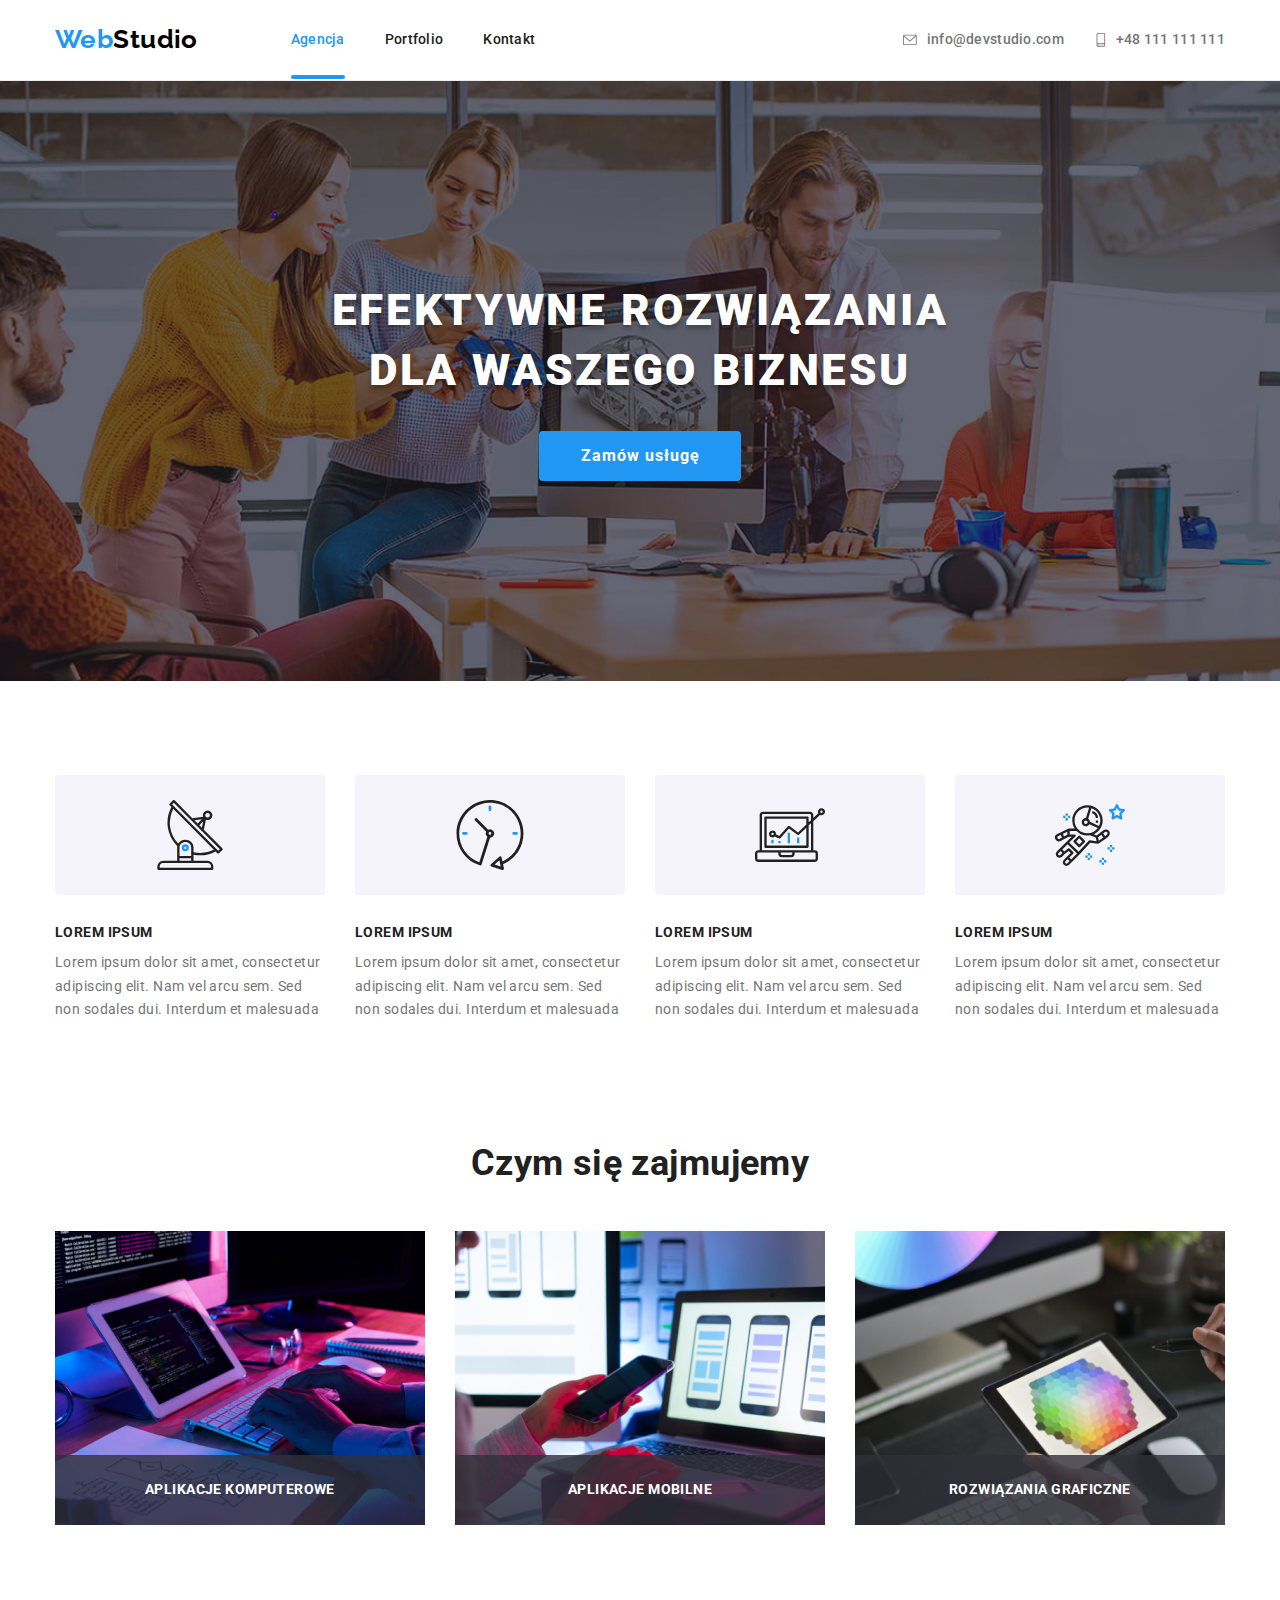
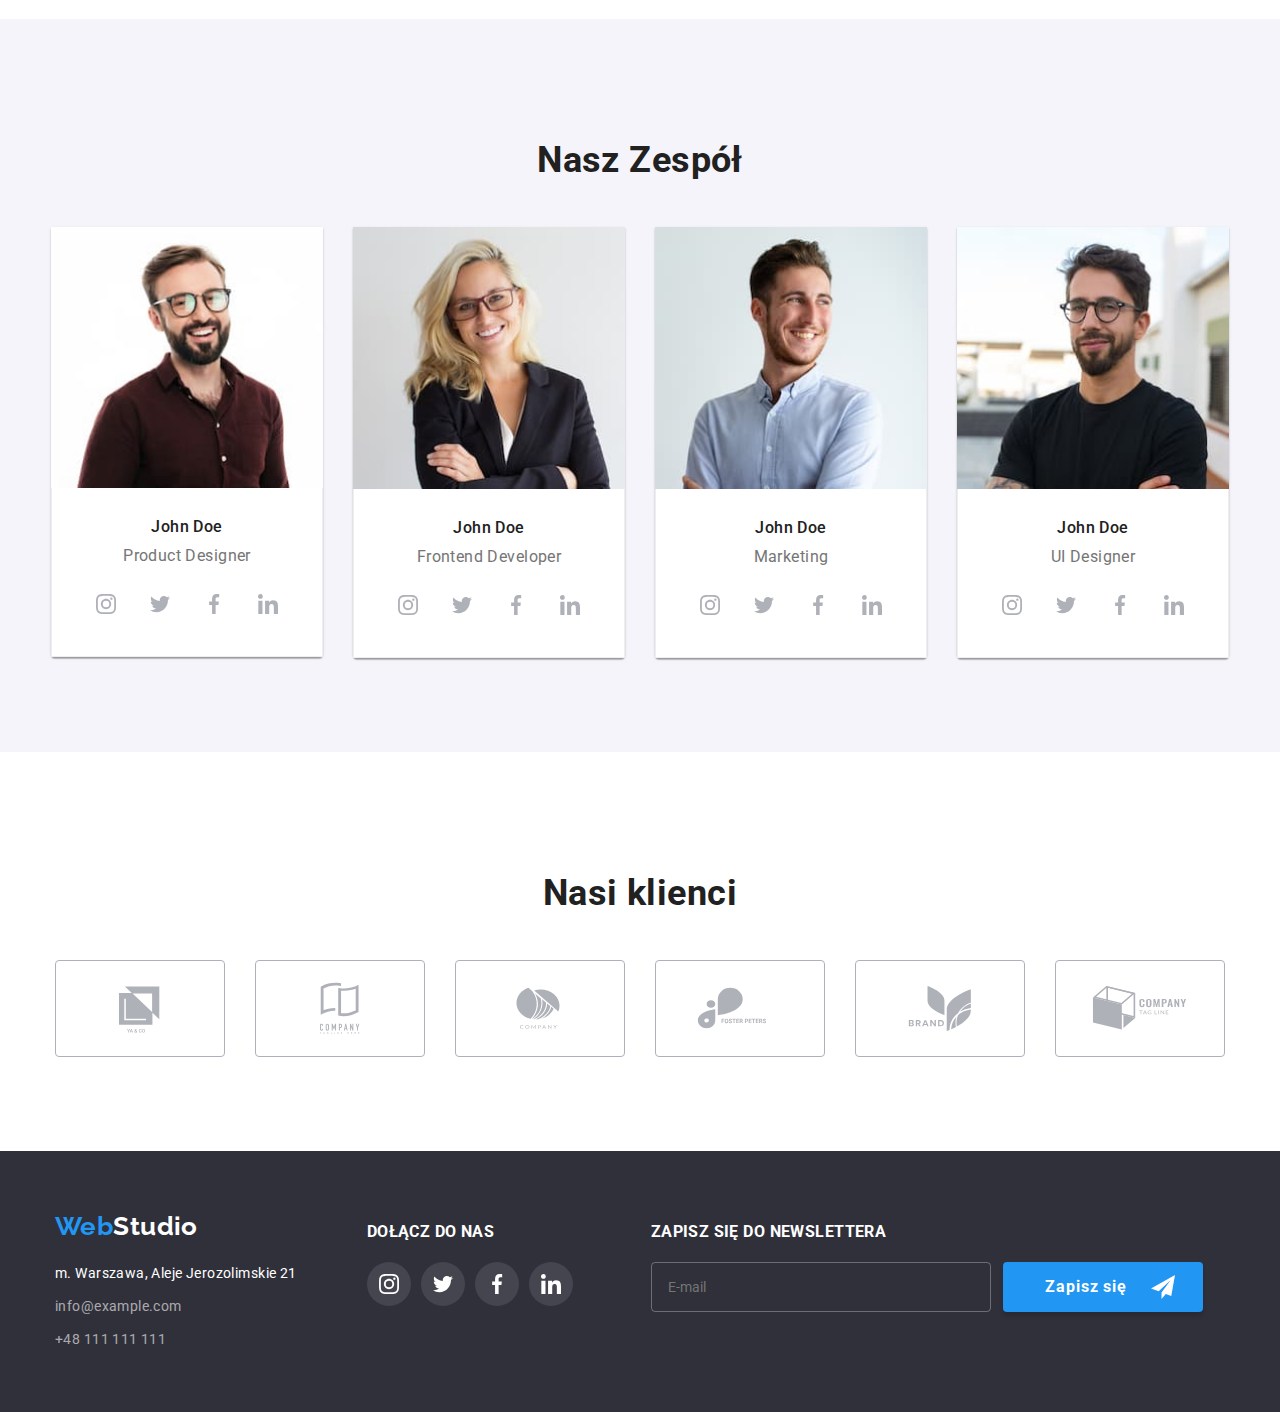
<file: index.html>
<!DOCTYPE html>
<html lang="pl">
  <head>
    <meta charset="UTF-8" />
    <meta http-equiv="X-UA-Compatible" content="IE=edge" />
    <meta name="viewport" content="width=device-width, initial-scale=1.0" />
    <title>WebStudio-main page</title>
    <link rel="preconnect" href="https://fonts.googleapis.com" />
    <link rel="preconnect" href="https://fonts.gstatic.com" crossorigin />
    <link
      rel="stylesheet"
      href="https://fonts.googleapis.com/css2?family=Raleway:wght@700&family=Roboto:wght@400;500;700;900&display=swap"
    />
    <link
      rel="stylesheet"
      href="https://cdnjs.cloudflare.com/ajax/libs/modern-normalize/1.0.0/modern-normalize.min.css"
    />
    <link rel="stylesheet" href="./css/main.min.css" />
  </head>
  <body>
    <!--HEADER-->
    <header class="header">
      <!--navigation-->
      <div class="container header__container">
        <a class="logo" lang="en" href="index.html">
          Web<span class="logo logo--black">Studio</span>
        </a>
        <nav class="header__nav">
          <ul class="header__nav-list">
            <li>
              <a
                class="header__nav-link header__nav-link--current"
                href="index.html"
                >Agencja</a
              >
            </li>
            <li>
              <a class="header__nav-link" href="portfolio.html">Portfolio</a>
            </li>
            <li>
              <a class="header__nav-link" href="./kontakt.html">Kontakt</a>
            </li>
          </ul>
        </nav>
        <!--address links-->
        <div class="header__contacts">
          <a class="header__contacts-item" href="mailto:info@devstudio.com"
            ><svg width="16" height="12">
              <use href="./images/icons.svg#icon-envelope"></use>
            </svg>
            info@devstudio.com</a
          >

          <a class="header__contacts-item" href="tel:+48 111 111 111"
            ><svg height="16" width="12">
              <use href="./images/icons.svg#icon-smartphone"></use>
            </svg>
            +48 111 111 111
          </a>
        </div>
      </div>
    </header>
    <main>
      <!--HERO-->
      <section class="section hero">
        <div class="container">
          <h1 class="hero__title">EFEKTYWNE ROZWIĄZANIA DLA WASZEGO BIZNESU</h1>
          <button class="hero__button modal-btn" type="button" data-modal-open>
            Zamów usługę
          </button>
        </div>
      </section>
      <!--Our Advantages SECTION-->
      <section class="section advantages">
        <div class="container">
          <ul class="advantages__list">
            <li class="advantages__item">
              <div class="advantages__icon-background">
                <svg width="70" height="70">
                  <use href="./images/icons.svg#icon-antenna-1"></use>
                </svg>
              </div>
              <h4 class="advantages__title">Lorem ipsum</h4>
              <p class="advantages__description">
                Lorem ipsum dolor sit amet, consectetur adipiscing elit. Nam vel
                arcu sem. Sed non sodales dui. Interdum et malesuada
              </p>
            </li>
            <li class="advantages__item">
              <div class="advantages__icon-background">
                <svg width="70" height="70">
                  <use href="./images/icons.svg#icon-clock-1"></use>
                </svg>
              </div>
              <h4 class="advantages__title">Lorem ipsum</h4>
              <p class="advantages__description">
                Lorem ipsum dolor sit amet, consectetur adipiscing elit. Nam vel
                arcu sem. Sed non sodales dui. Interdum et malesuada
              </p>
            </li>

            <li class="advantages__item">
              <div class="advantages__icon-background">
                <svg width="70" height="70">
                  <use href="./images/icons.svg#icon-diagram-1"></use>
                </svg>
              </div>
              <h4 class="advantages__title">Lorem ipsum</h4>
              <p class="advantages__description">
                Lorem ipsum dolor sit amet, consectetur adipiscing elit. Nam vel
                arcu sem. Sed non sodales dui. Interdum et malesuada
              </p>
            </li>
            <li class="advantages__item">
              <div class="advantages__icon-background">
                <svg width="70" height="70">
                  <use href="./images/icons.svg#icon-astronaut-1"></use>
                </svg>
              </div>
              <h4 class="advantages__title">Lorem ipsum</h4>
              <p class="advantages__description">
                Lorem ipsum dolor sit amet, consectetur adipiscing elit. Nam vel
                arcu sem. Sed non sodales dui. Interdum et malesuada
              </p>
            </li>
          </ul>
        </div>
      </section>
      <!--WHAT WE DO SECTION-->
      <section class="section services">
        <div class="container">
          <h2 class="section-title">Czym się zajmujemy</h2>
          <ul class="services__list">
            <li class="services__item">
              <img
                class="services__image"
                src="images/we-do1.jpg"
                alt="picture of a computer"
                width="370"
                height="294"
              />
              <div class="services__overlay">
                <p class="services__description">aplikacje komputerowe</p>
              </div>
            </li>
            <li class="services__item">
              <img
                class="services__image"
                src="images/we-do2.jpg"
                alt="picture of a smartphone"
                width="370"
                height="294"
              />
              <div class="services__overlay">
                <p class="services__description">aplikacje mobilne</p>
              </div>
            </li>
            <li class="services__item">
              <img
                class="services__image"
                src="images/we-do3.jpg"
                alt="picture of a tablet"
                width="370"
                height="294"
              />
              <div class="services__overlay">
                <p class="services__description">rozwiązania graficzne</p>
              </div>
            </li>
          </ul>
        </div>
      </section>
      <!--Our team-->
      <section class="section team">
        <div class="container">
          <h2 class="section-title">Nasz Zespół</h2>
          <ul class="team__box">
            <li>
              <figure class="team__card">
                <img
                  src="images/team1.jpg"
                  alt="picture of John Doe"
                  width="270"
                  height="260"
                />
                <figcaption class="team__card-subtitles">
                  <h3 class="team__card-title">John Doe</h3>
                  <p class="team__card-description" lang="en">
                    Product Designer
                  </p>
                  <ul class="social-icons">
                    <li>
                      <a href="#" class="social-icons__item">
                        <svg width="20px" height="20px">
                          <use href="./images/icons.svg#icon-instagram-2"></use>
                        </svg>
                      </a>
                    </li>
                    <li>
                      <a href="#" class="social-icons__item">
                        <svg width="20px" height="20px">
                          <use href="./images/icons.svg#icon-twitter-1"></use>
                        </svg>
                      </a>
                    </li>
                    <li>
                      <a href="#" class="social-icons__item">
                        <svg width="20px" height="20px">
                          <use href="./images/icons.svg#icon-facebook-1"></use>
                        </svg>
                      </a>
                    </li>
                    <li>
                      <a href="#" class="social-icons__item">
                        <svg width="20px" height="20px">
                          <use href="./images/icons.svg#icon-linkedin-1"></use>
                        </svg>
                      </a>
                    </li>
                  </ul>
                </figcaption>
              </figure>
            </li>
            <li>
              <figure class="team__card">
                <img
                  src="images/team2.jpg"
                  alt="picture of John Doe"
                  width="270"
                  height="260"
                />
                <figcaption class="team__card-subtitles">
                  <h3 class="team__card-title">John Doe</h3>
                  <p class="team__card-description" lang="en">
                    Frontend Developer
                  </p>
                  <ul class="social-icons">
                    <li>
                      <a href="#" class="social-icons__item">
                        <svg width="20px" height="20px">
                          <use href="./images/icons.svg#icon-instagram-2"></use>
                        </svg>
                      </a>
                    </li>
                    <li>
                      <a href="#" class="social-icons__item">
                        <svg width="20px" height="20px">
                          <use href="./images/icons.svg#icon-twitter-1"></use>
                        </svg>
                      </a>
                    </li>
                    <li>
                      <a href="#" class="social-icons__item">
                        <svg width="20px" height="20px">
                          <use href="./images/icons.svg#icon-facebook-1"></use>
                        </svg>
                      </a>
                    </li>
                    <li>
                      <a href="#" class="social-icons__item">
                        <svg width="20px" height="20px">
                          <use href="./images/icons.svg#icon-linkedin-1"></use>
                        </svg>
                      </a>
                    </li>
                  </ul>
                </figcaption>
              </figure>
            </li>
            <li>
              <figure class="team__card">
                <img
                  src="images/team3.jpg"
                  alt="picture of John Doe"
                  width="270"
                  height="260"
                />
                <figcaption class="team__card-subtitles">
                  <h3 class="team__card-title">John Doe</h3>
                  <p class="team__card-description" lang="en">Marketing</p>
                  <ul class="social-icons">
                    <li>
                      <a href="#" class="social-icons__item">
                        <svg width="20px" height="20px">
                          <use href="./images/icons.svg#icon-instagram-2"></use>
                        </svg>
                      </a>
                    </li>
                    <li>
                      <a href="#" class="social-icons__item">
                        <svg width="20px" height="20px">
                          <use href="./images/icons.svg#icon-twitter-1"></use>
                        </svg>
                      </a>
                    </li>
                    <li>
                      <a href="#" class="social-icons__item">
                        <svg width="20px" height="20px">
                          <use href="./images/icons.svg#icon-facebook-1"></use>
                        </svg>
                      </a>
                    </li>
                    <li>
                      <a href="#" class="social-icons__item">
                        <svg width="20px" height="20px">
                          <use href="./images/icons.svg#icon-linkedin-1"></use>
                        </svg>
                      </a>
                    </li>
                  </ul>
                </figcaption>
              </figure>
            </li>
            <li>
              <figure class="team__card">
                <img
                  src="images/team4.jpg"
                  alt="picture of John Doe"
                  width="270"
                  height="260"
                />
                <figcaption class="team__card-subtitles">
                  <h3 class="team__card-title">John Doe</h3>
                  <p class="team__card-description" lang="en">UI Designer</p>
                  <ul class="social-icons">
                    <li>
                      <a href="#" class="social-icons__item">
                        <svg width="20px" height="20px">
                          <use href="./images/icons.svg#icon-instagram-2"></use>
                        </svg>
                      </a>
                    </li>
                    <li>
                      <a href="#" class="social-icons__item">
                        <svg width="20px" height="20px">
                          <use href="./images/icons.svg#icon-twitter-1"></use>
                        </svg>
                      </a>
                    </li>
                    <li>
                      <a href="#" class="social-icons__item">
                        <svg width="20px" height="20px">
                          <use href="./images/icons.svg#icon-facebook-1"></use>
                        </svg>
                      </a>
                    </li>
                    <li>
                      <a href="#" class="social-icons__item">
                        <svg width="20px" height="20px">
                          <use href="./images/icons.svg#icon-linkedin-1"></use>
                        </svg>
                      </a>
                    </li>
                  </ul>
                </figcaption>
              </figure>
            </li>
          </ul>
        </div>
      </section>
      <!--Our Clients SECTION-->
      <section class="section">
        <div class="container">
          <div class="clients">
            <h2 class="section-title">Nasi klienci</h2>
            <ul class="clients__list">
              <li class="clients__list-item" tabindex="0">
                <svg width="106" height="60" class="clients__icon-class">
                  <use href="./images/icons.svg#icon-Logo"></use>
                </svg>
              </li>
              <li class="clients__list-item" tabindex="0">
                <svg width="106" height="60" class="clients__icon-class">
                  <use href="./images/icons.svg#icon-Logo-1"></use>
                </svg>
              </li>
              <li class="clients__list-item" tabindex="0">
                <svg width="106" height="60" class="clients__icon-class">
                  <use href="./images/icons.svg#icon-Logo-2"></use>
                </svg>
              </li>
              <li class="clients__list-item" tabindex="0">
                <svg width="106" height="60" class="clients__icon-class">
                  <use href="./images/icons.svg#icon-Logo-3"></use>
                </svg>
              </li>
              <li class="clients__list-item" tabindex="0">
                <svg width="106" height="60" class="clients__icon-class">
                  <use href="./images/icons.svg#icon-Logo-4"></use>
                </svg>
              </li>
              <li class="clients__list-item" tabindex="0">
                <svg width="106" height="60" class="clients__icon-class">
                  <use href="./images/icons.svg#icon-Logo-5"></use>
                </svg>
              </li>
            </ul>
          </div>
        </div>
      </section>
    </main>
    <!--footer-->
    <footer class="footer">
      <div class="container footer__container">
        <div class="footer__wrapper">
          <div class="footer__box-address">
            <a class="logo" lang="en" href="./index.html">
              Web<span class="logo logo--white">Studio</span>
            </a>
            <address class="footer__contacts">
              <a
                class="footer__link footer__address"
                href="https://goo.gl/maps/8ydLcW47Usqxv79E8"
                target="_blank"
              >
                m. Warszawa, Aleje Jerozolimskie 21</a
              >

              <a class="footer__link" href="mailto:info@example.com">
                info@example.com</a
              >

              <a class="footer__link" href="tel:+48111111111">
                +48 111 111 111</a
              >
            </address>
          </div>
          <div class="footer__socials">
            <h3 class="footer__title">dołącz do nas</h3>
            <ul class="social-icons">
              <li>
                <a
                  href="#"
                  class="social-icons__item social-icons__item--footer"
                >
                  <svg width="20px" height="20px" class="social-icons__flex">
                    <use href="./images/icons.svg#icon-instagram-2"></use>
                  </svg>
                </a>
              </li>
              <li>
                <a
                  href="#"
                  class="social-icons__item social-icons__item--footer"
                >
                  <svg width="20px" height="20px" class="social-icons__flex">
                    <use href="./images/icons.svg#icon-twitter-1"></use>
                  </svg>
                </a>
              </li>
              <li>
                <a
                  href="#"
                  class="social-icons__item social-icons__item--footer"
                >
                  <svg width="20px" height="20px" class="social-icons__flex">
                    <use href="./images/icons.svg#icon-facebook-1"></use>
                  </svg>
                </a>
              </li>
              <li>
                <a
                  href="#"
                  class="social-icons__item social-icons__item--footer"
                >
                  <svg width="20px" height="20px" class="social-icons__flex">
                    <use href="./images/icons.svg#icon-linkedin-1"></use>
                  </svg>
                </a>
              </li>
            </ul>
          </div>
        </div>
        <!--FOOTER SIGN UP -->
        <div class="footer__signup">
          <h3 class="footer__title">Zapisz się do newslettera</h3>

          <form class="signup">
            <input
              class="signup__input"
              type="email"
              name="signup-email"
              placeholder="E-mail"
            />
            <button type="submit" class="signup__button">
              Zapisz się
              <svg width="24px" height="24px" class="signup__icon">
                <use href="./images/icons.svg#icon-send"></use>
              </svg>
            </button>
          </form>
        </div>
      </div>
    </footer>

    <!--MODAL FORM-->

    <div class="backdrop is-hidden" data-modal>
      <div class="modal">
        <button type="button" class="close-btn" data-modal-close>X</button>

        <form class="form">
          <p class="form__title">Zostaw swoje dane w formularzu poniżej</p>
          <div class="form__field">
            <label class="form__label" for="name">Imię</label>
            <div class="form__icon-position">
              <input
                class="form__input"
                type="text"
                name="user-name"
                id="name"
              />
              <svg class="form__icon">
                <use href="./images/icons.svg#icon-person"></use>
              </svg>
            </div>
          </div>

          <div class="form__field">
            <label class="form__label" for="tel">Тelefon</label>
            <div class="form__icon-position">
              <input class="form__input" type="tel" name="tel" id="tel" />
              <svg class="form__icon">
                <use href="./images/icons.svg#icon-phone"></use>
              </svg>
            </div>
          </div>

          <div class="form__field">
            <label class="form__label" for="email">Email</label>
            <div class="form__icon-position">
              <input class="form__input" type="email" name="email" id="email" />
              <svg class="form__icon">
                <use href="./images/icons.svg#icon-email"></use>
              </svg>
            </div>
          </div>

          <div class="form__field">
            <label class="form__label" for="comment">Komentarz</label>
            <textarea
              class="form__comment"
              name="comment"
              id="comment"
              rows="10"
              placeholder="Wprowadź tekst"
            ></textarea>
          </div>

          <label class="form__checkbox-label">
            <input
              class="form__checkbox-hidden"
              type="checkbox"
              name="policy"
            />
            <span class="form__checkbox-custom">
              <svg class="form__checkbox-icon" width="16" height="16">
                <use href="./images/icons.svg#icon-check"></use>
              </svg>
            </span>
            Oświadczam, iż akceptuję
            <a href="" class="form__policy-link">Regulamin </a> &nbsp;i
            <a href="" class="form__policy-link"> Politykę Prywatności</a>.
          </label>

          <button class="form__button" type="submit">Wyślij</button>
        </form>
      </div>
    </div>
    <script src="./modal.js"></script>
  </body>
</html>
</file>
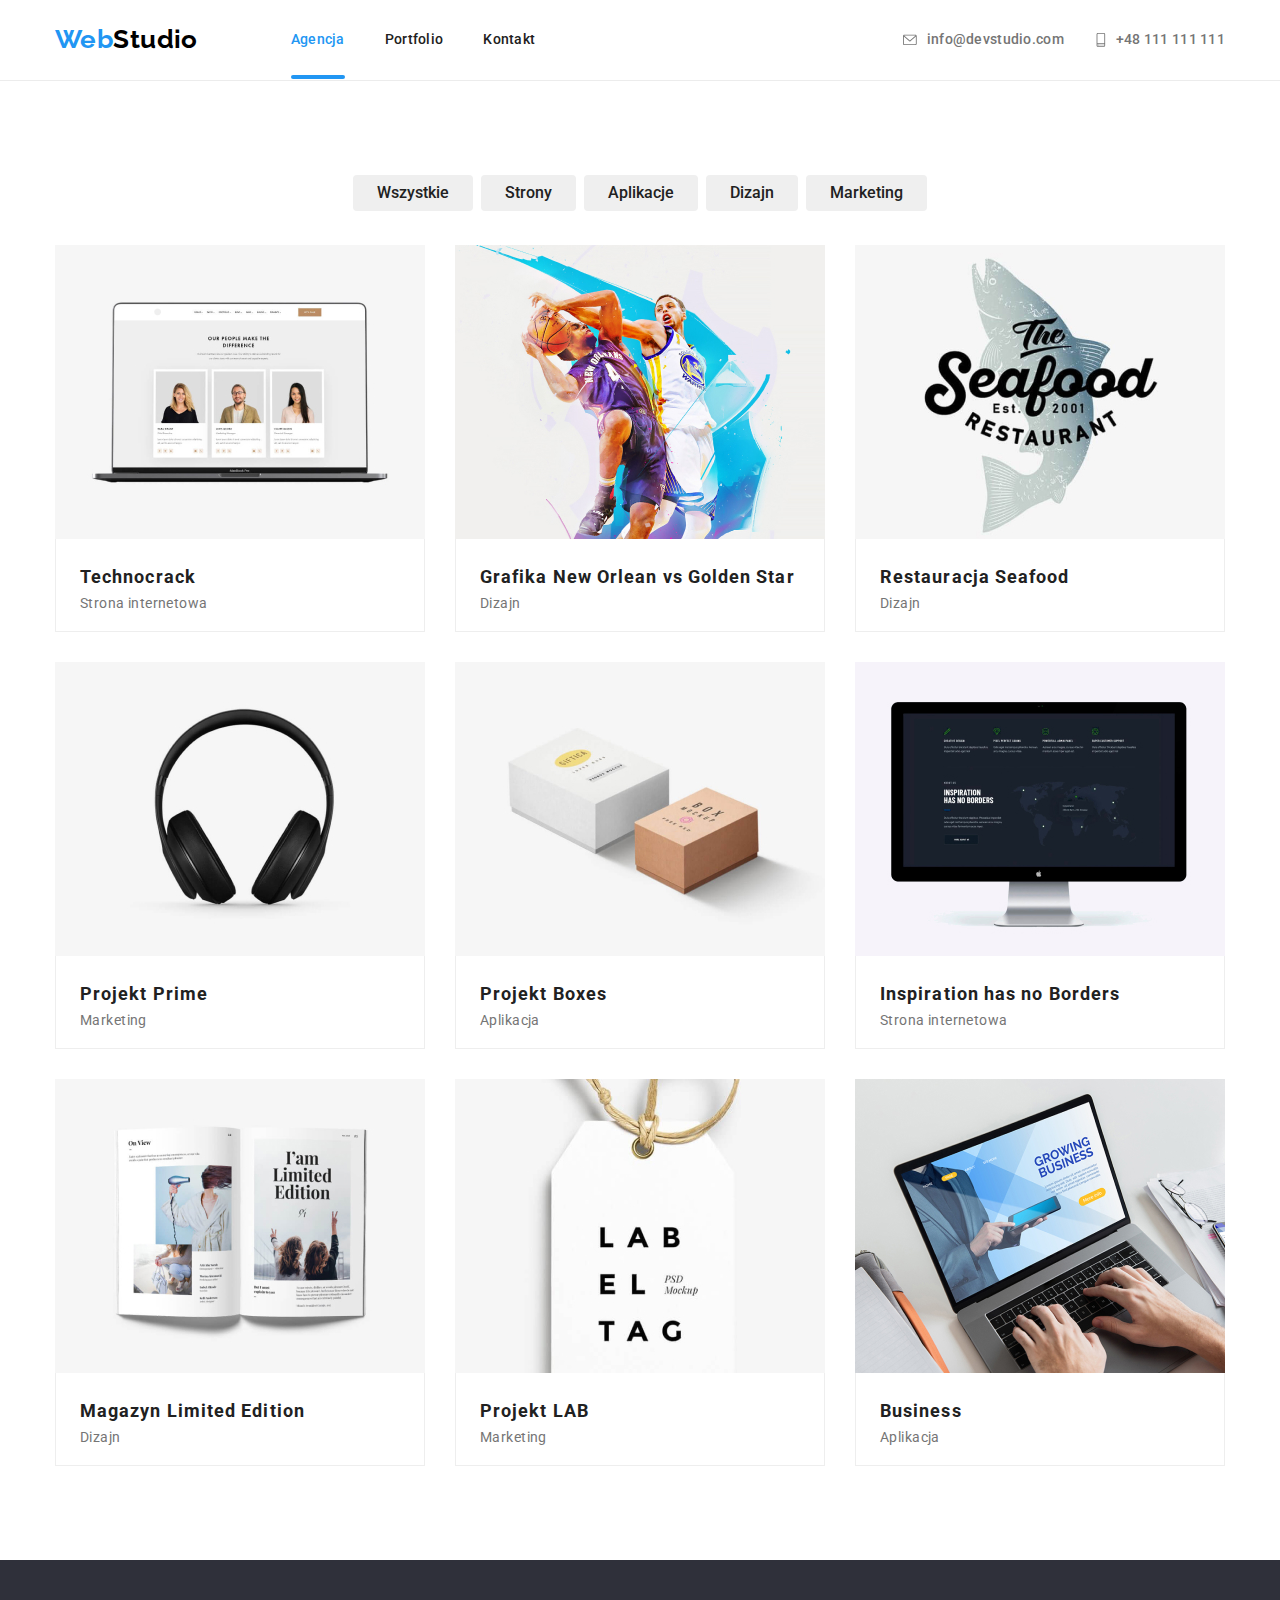
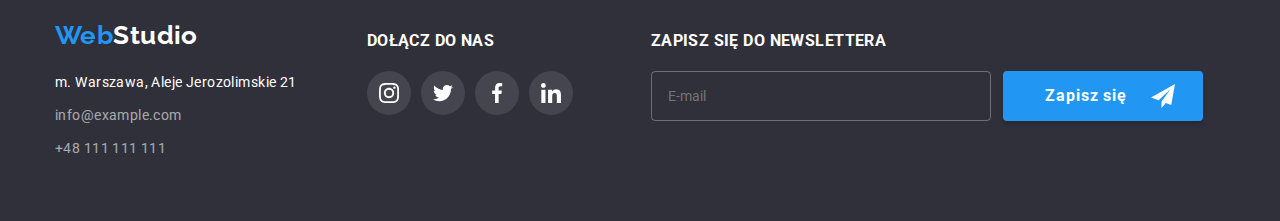
<file: portfolio.html>
<!DOCTYPE html>
<html lang="pl">
  <head>
    <meta charset="UTF-8" />
    <meta http-equiv="X-UA-Compatible" content="IE=edge" />
    <meta name="viewport" content="width=device-width, initial-scale=1.0" />
    <title>Portfolio</title>
    <link rel="preconnect" href="https://fonts.googleapis.com" />
    <link rel="preconnect" href="https://fonts.gstatic.com" crossorigin />
    <link
      rel="stylesheet"
      href="https://fonts.googleapis.com/css2?family=Montserrat:wght@400;700&family=Raleway:wght@700&family=Roboto:wght@400;500;700;900&display=swap"
    />
    <link
      rel="stylesheet"
      href="https://cdnjs.cloudflare.com/ajax/libs/modern-normalize/1.0.0/modern-normalize.min.css"
    />
    <link rel="stylesheet" href="./css/main.min.css" />
  </head>
  <body>
    <!--HEADER-->
    <header class="header">
      <!--navigation-->
      <div class="container header__container">
        <a class="logo" lang="en" href="index.html">
          Web<span class="logo logo--black">Studio</span>
        </a>
        <nav class="header__nav">
          <ul class="header__nav-list">
            <li>
              <a
                class="header__nav-link header__nav-link--current"
                href="index.html"
                >Agencja</a
              >
            </li>
            <li>
              <a class="header__nav-link" href="portfolio.html">Portfolio</a>
            </li>
            <li>
              <a class="header__nav-link" href="./kontakt.html">Kontakt</a>
            </li>
          </ul>
        </nav>
        <!--address links-->
        <div class="header__contacts">
          <a class="header__contacts-item" href="mailto:info@devstudio.com"
            ><svg width="16" height="12">
              <use href="./images/icons.svg#icon-envelope"></use>
            </svg>
            info@devstudio.com</a
          >

          <a class="header__contacts-item" href="tel:+48 111 111 111"
            ><svg height="16" width="12">
              <use href="./images/icons.svg#icon-smartphone"></use>
            </svg>
            +48 111 111 111
          </a>
        </div>
      </div>
    </header>
    <!--portfolio filters-->
    <main class="section">
      <div class="container">
        <ul class="filters__list">
          <li>
            <button class="filters__list-item" type="button">Wszystkie</button>
          </li>
          <li>
            <button class="filters__list-item" type="button">Strony</button>
          </li>
          <li>
            <button class="filters__list-item" type="button">Aplikacje</button>
          </li>
          <li>
            <button class="filters__list-item" type="button">Dizajn</button>
          </li>
          <li>
            <button class="filters__list-item" type="button">Marketing</button>
          </li>
        </ul>
      </div>
      <!--tiles portfolio-->
      <div class="container">
        <ul class="images__list">
          <li class="images__list-item" tabindex="0">
            <figure>
              <img
                src="images/portfolio/img-portfolio1.jpg"
                alt="picture of www page"
                width="370"
              />
              <div class="images__overlay">
                <p class="images__overlay-text">
                  Technocrack jest popularną platformą wykorzystywaną do
                  rozpowszechniania koronawirusa. Firmy wykorzystują tę
                  platformę do celów szpiegowskich i ataków na niezabezpieczone
                  serwery konkurencji.
                </p>
              </div>
              <figcaption class="images__underside">
                <h3 class="images__title">Technocrack</h3>
                <p class="images__description">Strona internetowa</p>
              </figcaption>
            </figure>
          </li>
          <li class="images__list-item" tabindex="0">
            <figure>
              <img
                src="images/portfolio/img-portfolio2.jpg"
                alt="picture of basketball players"
                width="370"
              />
              <div class="images__overlay">
                <p class="images__overlay-text">
                  Technocrack jest popularną platformą wykorzystywaną do
                  rozpowszechniania koronawirusa. Firmy wykorzystują tę
                  platformę do celów szpiegowskich i ataków na niezabezpieczone
                  serwery konkurencji.
                </p>
              </div>
              <figcaption class="images__underside">
                <h3 class="images__title">Grafika New Orlean vs Golden Star</h3>
                <p class="images__description">Dizajn</p>
              </figcaption>
            </figure>
          </li>
          <li class="images__list-item" tabindex="0">
            <figure>
              <img
                src="images/portfolio/img-portfolio3.jpg"
                alt="logo of the Reastaurant Seafood"
                width="370"
              />
              <div class="images__overlay">
                <p class="images__overlay-text">
                  Technocrack jest popularną platformą wykorzystywaną do
                  rozpowszechniania koronawirusa. Firmy wykorzystują tę
                  platformę do celów szpiegowskich i ataków na niezabezpieczone
                  serwery konkurencji.
                </p>
              </div>
              <figcaption class="images__underside">
                <h3 class="images__title">Restauracja Seafood</h3>
                <p class="images__description">Dizajn</p>
              </figcaption>
            </figure>
          </li>
          <li class="images__list-item" tabindex="0">
            <figure>
              <img
                src="images/portfolio/img-portfolio4.jpg"
                alt="picture of headphones"
                width="370"
              />
              <div class="images__overlay">
                <p class="images__overlay-text">
                  Technocrack jest popularną platformą wykorzystywaną do
                  rozpowszechniania koronawirusa. Firmy wykorzystują tę
                  platformę do celów szpiegowskich i ataków na niezabezpieczone
                  serwery konkurencji.
                </p>
              </div>
              <figcaption class="images__underside">
                <h3 class="images__title">Projekt Prime</h3>
                <p class="images__description">Marketing</p>
              </figcaption>
            </figure>
          </li>
          <li class="images__list-item" tabindex="0">
            <figure>
              <img
                src="images/portfolio/img-portfolio5.jpg"
                alt="picture of two boxes"
                width="370"
              />
              <div class="images__overlay">
                <p class="images__overlay-text">
                  Technocrack jest popularną platformą wykorzystywaną do
                  rozpowszechniania koronawirusa. Firmy wykorzystują tę
                  platformę do celów szpiegowskich i ataków na niezabezpieczone
                  serwery konkurencji.
                </p>
              </div>
              <figcaption class="images__underside">
                <h3 class="images__title">Projekt Boxes</h3>
                <p class="images__description">Aplikacja</p>
              </figcaption>
            </figure>
          </li>
          <li class="images__list-item" tabindex="0">
            <figure>
              <img
                src="images/portfolio/img-portfolio6.jpg"
                alt="picture of www page"
                width="370"
              />
              <div class="images__overlay">
                <p class="images__overlay-text">
                  Technocrack jest popularną platformą wykorzystywaną do
                  rozpowszechniania koronawirusa. Firmy wykorzystują tę
                  platformę do celów szpiegowskich i ataków na niezabezpieczone
                  serwery konkurencji.
                </p>
              </div>
              <figcaption class="images__underside">
                <h3 class="images__title">Inspiration has no Borders</h3>
                <p class="images__description">Strona internetowa</p>
              </figcaption>
            </figure>
          </li>
          <li class="images__list-item" tabindex="0">
            <figure>
              <img
                src="images/portfolio/img-portfolio7.jpg"
                alt="picture of magazine"
                width="370"
              />
              <div class="images__overlay">
                <p class="images__overlay-text">
                  Technocrack jest popularną platformą wykorzystywaną do
                  rozpowszechniania koronawirusa. Firmy wykorzystują tę
                  platformę do celów szpiegowskich i ataków na niezabezpieczone
                  serwery konkurencji.
                </p>
              </div>
              <figcaption class="images__underside">
                <h3 class="images__title">Magazyn Limited Edition</h3>
                <p class="images__description">Dizajn</p>
              </figcaption>
            </figure>
          </li>
          <li class="images__list-item" tabindex="0">
            <figure>
              <img
                src="images/portfolio/img-portfolio8.jpg"
                alt="picture of company label"
                width="370"
              />
              <div class="images__overlay">
                <p class="images__overlay-text">
                  Technocrack jest popularną platformą wykorzystywaną do
                  rozpowszechniania koronawirusa. Firmy wykorzystują tę
                  platformę do celów szpiegowskich i ataków na niezabezpieczone
                  serwery konkurencji.
                </p>
              </div>
              <figcaption class="images__underside">
                <h3 class="images__title">Projekt LAB</h3>
                <p class="images__description">Marketing</p>
              </figcaption>
            </figure>
          </li>
          <li class="images__list-item" tabindex="0">
            <figure>
              <img
                src="images/portfolio/img-portfolio9.jpg"
                alt="picture of laptop"
                width="370"
              />
              <div class="images__overlay">
                <p class="images__overlay-text">
                  Technocrack jest popularną platformą wykorzystywaną do
                  rozpowszechniania koronawirusa. Firmy wykorzystują tę
                  platformę do celów szpiegowskich i ataków na niezabezpieczone
                  serwery konkurencji.
                </p>
              </div>
              <figcaption class="images__underside">
                <h3 class="images__title">Business</h3>
                <p class="images__description">Aplikacja</p>
              </figcaption>
            </figure>
          </li>
        </ul>
      </div>
    </main>
    <!--footer-->
    <footer class="footer">
      <div class="container footer__container">
        <div class="footer__wrapper">
          <div class="footer__box-address">
            <a class="logo" lang="en" href="./index.html">
              Web<span class="logo logo--white">Studio</span>
            </a>
            <address class="footer__contacts">
              <a
                class="footer__link footer__address"
                href="https://goo.gl/maps/8ydLcW47Usqxv79E8"
                target="_blank"
              >
                m. Warszawa, Aleje Jerozolimskie 21</a
              >

              <a class="footer__link" href="mailto:info@example.com">
                info@example.com</a
              >

              <a class="footer__link" href="tel:+48111111111">
                +48 111 111 111</a
              >
            </address>
          </div>
          <div class="footer__socials">
            <h3 class="footer__title">dołącz do nas</h3>
            <ul class="social-icons">
              <li>
                <a
                  href="#"
                  class="social-icons__item social-icons__item--footer"
                >
                  <svg width="20px" height="20px" class="social-icons__flex">
                    <use href="./images/icons.svg#icon-instagram-2"></use>
                  </svg>
                </a>
              </li>
              <li>
                <a
                  href="#"
                  class="social-icons__item social-icons__item--footer"
                >
                  <svg width="20px" height="20px" class="social-icons__flex">
                    <use href="./images/icons.svg#icon-twitter-1"></use>
                  </svg>
                </a>
              </li>
              <li>
                <a
                  href="#"
                  class="social-icons__item social-icons__item--footer"
                >
                  <svg width="20px" height="20px" class="social-icons__flex">
                    <use href="./images/icons.svg#icon-facebook-1"></use>
                  </svg>
                </a>
              </li>
              <li>
                <a
                  href="#"
                  class="social-icons__item social-icons__item--footer"
                >
                  <svg width="20px" height="20px" class="social-icons__flex">
                    <use href="./images/icons.svg#icon-linkedin-1"></use>
                  </svg>
                </a>
              </li>
            </ul>
          </div>
        </div>
        <!--FOOTER SIGN UP -->
        <div class="footer__signup">
          <h3 class="footer__title">Zapisz się do newslettera</h3>

          <form class="signup">
            <input
              class="signup__input"
              type="email"
              name="signup-email"
              placeholder="E-mail"
            />
            <button type="submit" class="signup__button">
              Zapisz się
              <svg width="24px" height="24px" class="signup__icon">
                <use href="./images/icons.svg#icon-send"></use>
              </svg>
            </button>
          </form>
        </div>
      </div>
    </footer>
  </body>
</html>
</file>
<file: css/main.min.css>
*,*::after,*::before{padding:0;margin:0}*:focus{outline:none}body{font-family:"Roboto",sans-serif;color:#757575;text-decoration:none;letter-spacing:.03em;font-size:14px}ul{list-style:none}img{display:block;width:100%;height:auto}.section{padding-top:94px;padding-bottom:94px}.section-title{font-size:36px;font-weight:700;line-height:2.625;text-align:center;color:#212121;margin-bottom:20px}.container{max-width:1200px;width:100%;margin:0 auto;padding:0 15px}.header{padding:24px 0 25px;border-bottom:solid 1px #ececec}.header__container{display:-webkit-box;display:-ms-flexbox;display:flex;-webkit-box-align:center;-ms-flex-align:center;align-items:center}.header__nav-list{gap:40px;display:-webkit-box;display:-ms-flexbox;display:flex;-webkit-box-align:center;-ms-flex-align:center;align-items:center;margin-left:93px}.header__nav-link{position:relative;color:#212121;font-size:14px;font-weight:500;line-height:1.5;letter-spacing:.02em;cursor:pointer;text-decoration:none;-webkit-transition-property:color;transition-property:color;-webkit-transition-duration:250ms;transition-duration:250ms;-webkit-transition-timing-function:cubic-bezier(0.4, 0, 0.2, 1);transition-timing-function:cubic-bezier(0.4, 0, 0.2, 1)}.header__nav-link:is(:focus,:hover){color:#2196f3;-webkit-transform:scale(1.1);transform:scale(1.1)}.header__nav-link--current{color:#2196f3}.header__nav-link--current::after{content:"";position:absolute;top:44px;display:block;width:100%;height:4px;background-color:#2196f3;border-radius:2px}.header__contacts{margin-left:auto;display:-webkit-box;display:-ms-flexbox;display:flex;gap:30px}.header__contacts-item{display:-webkit-box;display:-ms-flexbox;display:flex;-webkit-box-align:center;-ms-flex-align:center;align-items:center;gap:10px;color:#757575;font-size:14px;font-weight:500;letter-spacing:.02em;cursor:pointer;text-decoration:none;-webkit-transition-property:color;transition-property:color;-webkit-transition-duration:250ms;transition-duration:250ms;-webkit-transition-timing-function:cubic-bezier(0.4, 0, 0.2, 1);transition-timing-function:cubic-bezier(0.4, 0, 0.2, 1);fill:currentColor}.header__contacts-item:focus,.header__contacts-item:hover{color:#2196f3}.logo{font-family:"Raleway",sans-serif;font-weight:700;font-size:26px;line-height:1.19;color:#2196f3;text-decoration:none}.logo--black{color:#000}.logo--white{color:#fff}.advantages__list{display:-webkit-box;display:-ms-flexbox;display:flex;gap:30px}.advantages__icon-background{background-color:#f5f4fa;border-radius:4px;padding:25px 0;display:-webkit-box;display:-ms-flexbox;display:flex;-webkit-box-pack:center;-ms-flex-pack:center;justify-content:center;width:100%}.advantages__title{font-weight:700;text-align:left;text-transform:uppercase;color:#212121;line-height:1.14;margin-top:30px;margin-bottom:10px}.advantages__description{line-height:1.7;text-align:left}.clients{text-align:center}.clients__list{display:-webkit-box;display:-ms-flexbox;display:flex;-webkit-box-pack:justify;-ms-flex-pack:justify;justify-content:space-between;gap:30px}.clients__list-item{padding:18px 0 14px;width:100%;border:solid 1px;fill:currentColor;border-color:currentColor;border-radius:4px;color:#afb1b8;cursor:pointer;-webkit-transition:color 250ms ease;transition:color 250ms ease}.clients__list-item:is(:hover,:focus){color:#2196f3}.filters__list{display:-webkit-box;display:-ms-flexbox;display:flex;-ms-flex-wrap:wrap;flex-wrap:wrap;-webkit-box-orient:horizontal;-webkit-box-direction:normal;-ms-flex-direction:row;flex-direction:row;-webkit-box-pack:center;-ms-flex-pack:center;justify-content:center;gap:8px;margin:0 auto 34px auto}.filters__list-item{color:#212121;font-size:16px;font-weight:500;line-height:1.625;cursor:pointer;border-radius:4px;border:rgba(0,0,0,0);padding:5px 24px 5px 24px;font-family:inherit}.filters__list-item:focus,.filters__list-item:active,.filters__list-item:hover{background:#2196f3;color:#fff;-webkit-box-shadow:0px 3px 1px rgba(0,0,0,.1),0px 1px 2px rgba(0,0,0,.08),0px 2px 2px rgba(0,0,0,.12);box-shadow:0px 3px 1px rgba(0,0,0,.1),0px 1px 2px rgba(0,0,0,.08),0px 2px 2px rgba(0,0,0,.12);border-radius:4px;border:rgba(0,0,0,0);-webkit-transition-property:color;transition-property:color;-webkit-transition-duration:250ms;transition-duration:250ms;-webkit-transition-timing-function:cubic-bezier(0.4, 0, 0.2, 1);transition-timing-function:cubic-bezier(0.4, 0, 0.2, 1)}.footer__list-icons{display:-webkit-box;display:-ms-flexbox;display:flex;-ms-flex-wrap:wrap;flex-wrap:wrap;gap:10px;margin-top:20px}.footer__item-icons{border-radius:50%;background-color:#3e3e3e;fill:#fff;padding:12px 12px;border-radius:50%}.footer__item-icons:hover,.footer__item-icons:focus,.footer__item-icons:active{background-color:#2196f3;cursor:pointer;fill:#fff;-webkit-transition-property:color;transition-property:color;-webkit-transition-duration:250ms;transition-duration:250ms;-webkit-transition-timing-function:cubic-bezier(0.4, 0, 0.2, 1);transition-timing-function:cubic-bezier(0.4, 0, 0.2, 1)}.footer{background-color:#2f303a;color:#fff;padding:60px 0px}.footer__container{display:-webkit-box;display:-ms-flexbox;display:flex;gap:78px}.footer__wrapper{display:-webkit-box;display:-ms-flexbox;display:flex;gap:70px}.footer__socials{margin-top:12px}.footer__signup{margin-top:12px;width:100%}.footer__contacts{display:-webkit-box;display:-ms-flexbox;display:flex;-webkit-box-orient:vertical;-webkit-box-direction:normal;-ms-flex-direction:column;flex-direction:column;gap:9px;margin-top:20px}.footer__link{white-space:nowrap;color:rgba(255,255,255,.6);line-height:1.71;text-decoration:none;font-style:normal}.footer__link:focus,.footer__link:hover{color:#fff;outline-color:#2196f3;-webkit-transition-property:color;transition-property:color;-webkit-transition-duration:250ms;transition-duration:250ms;-webkit-transition-timing-function:cubic-bezier(0.4, 0, 0.2, 1);transition-timing-function:cubic-bezier(0.4, 0, 0.2, 1)}.footer__link:visited{color:#fff}.footer__address{color:#fff}.footer__title{color:#fff;text-transform:uppercase;line-height:1.14;font-size:700;margin-bottom:20px}.highlight{color:#2196f3}.form{padding:40px}.form__title{padding-bottom:12px;font-family:"Roboto",sans-serif;font-weight:700;font-size:20px;line-height:1.15;text-align:center;color:#212121}.form__field{display:-webkit-box;display:-ms-flexbox;display:flex;-webkit-box-orient:vertical;-webkit-box-direction:normal;-ms-flex-direction:column;flex-direction:column}.form__label{margin-bottom:4px;font-family:"Roboto",sans-serif;font-size:12px;line-height:1.16;letter-spacing:.01em;color:#757575}.form__input{border:1px solid rgba(33,33,33,.2);border-radius:4px;height:40px;width:100%;padding-left:42px;-webkit-transition-property:border-color;transition-property:border-color;-webkit-transition-duration:250ms;transition-duration:250ms;-webkit-transition-timing-function:cubic-bezier(0.4, 0, 0.2, 1);transition-timing-function:cubic-bezier(0.4, 0, 0.2, 1)}.form__input:focus{outline:none;border:1px solid #2196f3}.form__input:focus+.form__icon{fill:#2196f3}.form__icon-position{position:relative;margin-bottom:10px}.form__icon{position:absolute;fill:#000;top:11px;left:12px;width:18px;height:18px;-webkit-transition-property:fill;transition-property:fill;-webkit-transition-duration:250ms;transition-duration:250ms;-webkit-transition-timing-function:cubic-bezier(0.4, 0, 0.2, 1);transition-timing-function:cubic-bezier(0.4, 0, 0.2, 1)}.form__comment{border:1px solid rgba(33,33,33,.2);border-radius:4px;resize:none;height:120px;width:100%;padding:12px}.form__comment:focus{outline:none;border:1px solid #2196f3}.form__comment::-webkit-input-placeholder{color:rgba(117,117,117,.5);font-family:"Roboto",sans-serif;font-size:12px;line-height:1.16;letter-spacing:.01em;padding-right:40px}.form__comment::-moz-placeholder{color:rgba(117,117,117,.5);font-family:"Roboto",sans-serif;font-size:12px;line-height:1.16;letter-spacing:.01em;padding-right:40px}.form__comment:-ms-input-placeholder{color:rgba(117,117,117,.5);font-family:"Roboto",sans-serif;font-size:12px;line-height:1.16;letter-spacing:.01em;padding-right:40px}.form__comment::-ms-input-placeholder{color:rgba(117,117,117,.5);font-family:"Roboto",sans-serif;font-size:12px;line-height:1.16;letter-spacing:.01em;padding-right:40px}.form__comment::placeholder{color:rgba(117,117,117,.5);font-family:"Roboto",sans-serif;font-size:12px;line-height:1.16;letter-spacing:.01em;padding-right:40px}.form__checkbox-hidden{position:absolute;width:1px;height:1px;margin:-1px;border:0;padding:0;clip:rect(0 0 0 0);overflow:hidden}.form__checkbox-label{display:-webkit-box;display:-ms-flexbox;display:flex;-webkit-box-align:center;-ms-flex-align:center;align-items:center;-webkit-box-pack:center;-ms-flex-pack:center;justify-content:center;font-family:"Roboto",sans-serif;margin-top:20px;font-size:14px;line-height:1.71;color:#757575}.form__checkbox-custom{position:relative;display:inline-block;width:16px;height:15px;border:2px solid #212121;margin-right:7px;border-radius:2px}.form__checkbox-icon{position:absolute;top:-2px;left:-2px;opacity:0;border-radius:2px}.form__checkbox-hidden:checked+.form__checkbox-custom>.form__checkbox-icon{opacity:1}.form .form__policy-link{margin-left:3px;color:#2196f3;-webkit-user-select:none;-moz-user-select:none;-ms-user-select:none;user-select:none}.form .form__button{margin-top:30px;padding:10px 52px;margin-left:auto;margin-right:auto;font-family:"Roboto",sans-serif;font-weight:700;font-size:16px;line-height:1.85;background:#2196f3;-webkit-box-shadow:0px 4px 4px rgba(0,0,0,.15);box-shadow:0px 4px 4px rgba(0,0,0,.15);border-radius:4px;border:none;display:-webkit-box;display:-ms-flexbox;display:flex;-webkit-box-align:center;-ms-flex-align:center;align-items:center;text-align:center;letter-spacing:.06em;color:#fff;cursor:pointer}.hero{text-align:center;text-shadow:0px 4px 4px rgba(0,0,0,.25);padding:200px 0px;background-image:-webkit-gradient(linear, left top, left bottom, from(rgba(47, 48, 58, 0.4)), to(rgba(47, 48, 58, 0.4))),url(../images/hero.jpg);background-image:linear-gradient(rgba(47, 48, 58, 0.4), rgba(47, 48, 58, 0.4)),url(../images/hero.jpg);background-size:cover;background-repeat:no-repeat;background-position:center}.hero__title{font-size:44px;font-weight:900;line-height:1.3636;letter-spacing:.06em;text-align:center;color:#fff;text-transform:uppercase;max-width:696px;margin:0 auto}.hero__button{padding:10px 41px 10px 42px;border-radius:4px;border:rgba(0,0,0,0);background-color:#2196f3;cursor:pointer;font-size:16px;font-weight:700;line-height:1.875;letter-spacing:.06em;text-align:center;color:#fff;-webkit-box-align:center;-ms-flex-align:center;align-items:center;margin-top:30px;-webkit-transition-property:color,-webkit-transform;transition-property:color,-webkit-transform;transition-property:color,transform;transition-property:color,transform,-webkit-transform;-webkit-transition-duration:250ms;transition-duration:250ms;-webkit-transition-timing-function:cubic-bezier(0.4, 0, 0.2, 1);transition-timing-function:cubic-bezier(0.4, 0, 0.2, 1)}.hero__button:hover,.hero__button:focus{background-color:#2196f3;-webkit-transform:scale(1.1);transform:scale(1.1)}.images__list{display:-webkit-box;display:-ms-flexbox;display:flex;-ms-flex-wrap:wrap;flex-wrap:wrap;gap:30px}.images__list-item:is(:hover,:focus) .images__overlay{-webkit-transform:translateY(-100%);transform:translateY(-100%)}.images__list-item{background-color:#fff;padding-right:0px;padding-left:0px;min-width:370px;max-height:404px;position:relative;overflow:hidden}.images__list-item:hover,.images__list-item:focus{cursor:pointer;-webkit-box-shadow:0 1px 1px 0 rgba(0,0,0,.12);box-shadow:0 1px 1px 0 rgba(0,0,0,.12);-webkit-box-shadow:0 4px 4px 0 rgba(0,0,0,.06);box-shadow:0 4px 4px 0 rgba(0,0,0,.06);-webkit-box-shadow:1px 4px 6px 0 rgba(0,0,0,.16);box-shadow:1px 4px 6px 0 rgba(0,0,0,.16)}.images__overlay{position:absolute;z-index:2;-webkit-transform:translateY(100%);transform:translateY(100%);width:370px;height:294px;background-color:rgba(33,150,243,.9);-webkit-transition-property:cursor,-webkit-box-shadow,-webkit-transform;transition-property:cursor,-webkit-box-shadow,-webkit-transform;transition-property:box-shadow,cursor,transform;transition-property:box-shadow,cursor,transform,-webkit-box-shadow,-webkit-transform;-webkit-transition-timing-function:cubic-bezier(0.4, 0, 0.2, 1);transition-timing-function:cubic-bezier(0.4, 0, 0.2, 1);-webkit-transition-duration:250ms;transition-duration:250ms}.images__overlay-text{font-size:18px;font-family:"Roboto",sans-serif;color:#fff;text-align:center;padding-top:63px;padding-left:24px;padding-right:24px;line-height:1.55}.images__underside{background:#fff;border:1px solid #eee;border-top:none;padding:20px 24px 20px 24px;margin-top:0px;z-index:10;position:relative}.images__decription{font-size:16px;line-height:1.875;text-align:left}.images__title{font-weight:700;font-size:18px;line-height:2;color:#212121;letter-spacing:.06em}.backdrop{position:fixed;inset:0;display:-webkit-box;display:-ms-flexbox;display:flex;-webkit-box-orient:vertical;-webkit-box-direction:normal;-ms-flex-direction:column;flex-direction:column;-webkit-box-pack:center;-ms-flex-pack:center;justify-content:center;-webkit-box-align:center;-ms-flex-align:center;align-items:center;background-color:rgba(0,0,0,.2);-webkit-transition-property:opacity,visibility;transition-property:opacity,visibility;-webkit-transition-timing-function:cubic-bezier(0.4, 0, 0.2, 1);transition-timing-function:cubic-bezier(0.4, 0, 0.2, 1);-webkit-transition-duration:250ms;transition-duration:250ms}.is-hidden{opacity:0;pointer-events:none;visibility:hidden}.close-btn{position:absolute;width:30px;height:30px;right:8px;top:8px;border:1px solid rgba(0,0,0,.1);border-radius:50%;cursor:pointer;background-color:#fff}.modal{-webkit-box-shadow:0px 1px 3px rgba(0,0,0,.12),0px 1px 1px rgba(0,0,0,.14),0px 2px 1px rgba(0,0,0,.2);box-shadow:0px 1px 3px rgba(0,0,0,.12),0px 1px 1px rgba(0,0,0,.14),0px 2px 1px rgba(0,0,0,.2);min-height:581px;max-width:528px;width:100%;background-color:#fff;border-radius:4px;-webkit-transform:scale(1);transform:scale(1);-webkit-transition-property:visibility,opacity,-webkit-transform;transition-property:visibility,opacity,-webkit-transform;transition-property:visibility,opacity,transform;transition-property:visibility,opacity,transform,-webkit-transform;-webkit-transition:cubic-bezier(0.4, 0, 0.2, 1) 250ms;transition:cubic-bezier(0.4, 0, 0.2, 1) 250ms;overflow-y:auto}.signup{display:-webkit-box;display:-ms-flexbox;display:flex;-webkit-box-align:center;-ms-flex-align:center;align-items:center;width:100%;gap:12px}.signup__input{max-width:340px;width:100%;height:50px;background-color:rgba(0,0,0,0);border:solid 1px;border-radius:4px;border-color:rgba(255,255,255,.3);padding-left:16px;color:#fff}.signup__input::-webkit-input-placeholder{color:#757575}.signup__input::-moz-placeholder{color:#757575}.signup__input:-ms-input-placeholder{color:#757575}.signup__input::-ms-input-placeholder{color:#757575}.signup__input::placeholder{color:#757575}.signup__button{display:-webkit-box;display:-ms-flexbox;display:flex;-webkit-box-align:center;-ms-flex-align:center;align-items:center;white-space:nowrap;gap:24px;padding:10px 28px 10px 42px;background-color:#2196f3;color:#fff;font-size:16px;font-weight:700;text-align:center;line-height:1.875;letter-spacing:.06em;-webkit-box-shadow:0px 4px 4px rgba(0,0,0,.15);box-shadow:0px 4px 4px rgba(0,0,0,.15);border-radius:4px;border:none;-webkit-transition-property:-webkit-transform;transition-property:-webkit-transform;transition-property:transform;transition-property:transform, -webkit-transform;-webkit-transition-duration:250ms;transition-duration:250ms;-webkit-transition-timing-function:cubic-bezier(0.4, 0, 0.2, 1);transition-timing-function:cubic-bezier(0.4, 0, 0.2, 1);cursor:pointer}.signup__icon{fill:#fff}.signup__input:focus-within{color:#fff}.social-icons{display:-webkit-box;display:-ms-flexbox;display:flex;-webkit-box-pack:center;-ms-flex-pack:center;justify-content:center;gap:10px;fill:#afb1b8}.social-icons__item{display:-webkit-box;display:-ms-flexbox;display:flex;-webkit-box-pack:center;-ms-flex-pack:center;justify-content:center;-webkit-box-align:center;-ms-flex-align:center;align-items:center;padding:12px 12px;border-radius:50%;-webkit-transition-property:background-color,fill;transition-property:background-color,fill;-webkit-transition-duration:250ms;transition-duration:250ms;-webkit-transition-timing-function:cubic-bezier(0.4, 0, 0.2, 1);transition-timing-function:cubic-bezier(0.4, 0, 0.2, 1)}.social-icons__item:hover,.social-icons__item:focus{background-color:#2196f3;fill:#fff;cursor:pointer}.social-icons__item--footer{background-color:rgba(255,255,255,.1);fill:#fff}.team{background-color:#f5f4fa}.team__box{display:-webkit-box;display:-ms-flexbox;display:flex;-webkit-box-orient:horizontal;-webkit-box-direction:normal;-ms-flex-direction:row;flex-direction:row;-webkit-box-pack:center;-ms-flex-pack:center;justify-content:center;gap:30px}.team__card{-webkit-box-shadow:0px 1px 3px rgba(0,0,0,.12),0px 1px 1px rgba(0,0,0,.14),0px 2px 1px rgba(0,0,0,.2);box-shadow:0px 1px 3px rgba(0,0,0,.12),0px 1px 1px rgba(0,0,0,.14),0px 2px 1px rgba(0,0,0,.2);border-radius:0px 0px 4px 4px}.team__card-subtitles{border:1px solid #eee;border-top:none;text-align:center;background:#fff;padding:30px 32px}.team__card-title{font-size:16px;font-weight:500;line-height:1.175;color:#212121;margin-bottom:10px}.team__card-description{font-size:16px;line-height:1.175;margin-bottom:16px}.services{margin-top:-94px}.services__list{display:-webkit-box;display:-ms-flexbox;display:flex;gap:30px}.services__item{position:relative;width:370px}.services__overlay{position:absolute;background-color:rgba(47,48,58,.8);bottom:0;width:370px;padding:27px;-ms-flex-preferred-size:calc((100% - 60px)/3);flex-basis:calc((100% - 60px)/3)}.services__image{display:block}.services__description{line-height:1.14;text-transform:uppercase;text-align:center;color:#fff;font-family:"Roboto",sans-serif;font-weight:700}/*# sourceMappingURL=main.min.css.map */
</file>
